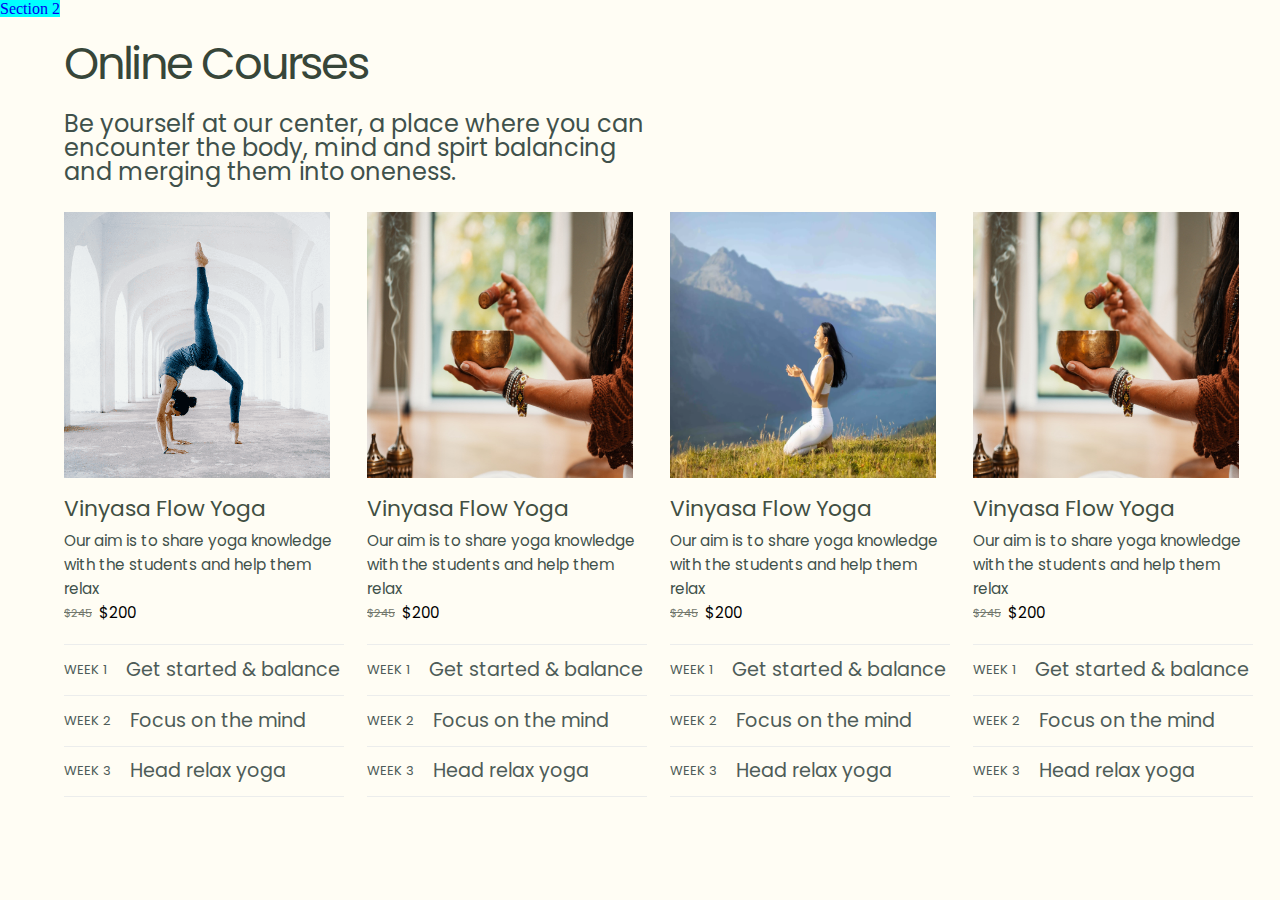
<file: index.html>
<!DOCTYPE html>
<html lang="en">

<head>
    <meta charset="UTF-8">
    <meta name="viewport" content="width=device-width, initial-scale=1.0">
    <title>Test Frontend</title>
    <link rel="stylesheet" href="./section1.css" />
    <link rel="preconnect" href="https://fonts.googleapis.com">
    <link rel="preconnect" href="https://fonts.gstatic.com" crossorigin>
    <link href="https://fonts.googleapis.com/css2?family=Poppins&display=swap" rel="stylesheet">
</head>

<body>
    <a href="./section2/section2.html">Section 2</a>
    <div class="section">
        <div class="section_main1">
            <p class="section_main1-title">Online Courses</p>
            <p class="section_main1-content">Be yourself at our center, a place where you can encounter the body, mind
                and spirt balancing and merging them into oneness.</p>
        </div>
        <div class="section_main2">
            <div class="section_main2-card1">
                <img src="./image/image1.png" alt="" class="card_image">
                <div class="card_content">
                    <div class="content1">
                        <div class="content1_main">
                            <p class="content1_main-1">Vinyasa Flow Yoga</p>
                            <p class="content1_main-2">Our aim is to share yoga knowledge with the students and help
                                them relax</p>
                        </div>
                        <div class="content1_foot">
                            <p class="content1_foot-1">$245</p>
                            <b class="content1_foot-2">$200</b>
                        </div>
                    </div>
                    <div class="content2">
                        <hr class="line" />
                        <div class="content_main">
                            <p class="content_main-1">WEEK 1</p>
                            <p class="content_main-2">Get started & balance</p>
                        </div>
                        <hr class="line" />
                        <div class="content_main">
                            <p class="content_main-1">WEEK 2</p>
                            <p class="content_main-2">Focus on the mind</p>
                        </div>
                        <hr class="line" />
                        <div class="content_main">
                            <p class="content_main-1">WEEK 3</p>
                            <p class="content_main-2">Head relax yoga</p>
                        </div>
                        <hr class="line" />
                    </div>
                </div>

            </div>
            <div class="section_main2-card2">
                <img src="./image/image2.png" alt="" class="card_image">
                <div class="card_content">
                    <div class="content1">
                        <div class="content1_main">
                            <p class="content1_main-1">Vinyasa Flow Yoga</p>
                            <p class="content1_main-2">Our aim is to share yoga knowledge with the students and help
                                them relax</p>
                        </div>
                        <div class="content1_foot">
                            <p class="content1_foot-1">$245</p>
                            <b class="content1_foot-2">$200</b>
                        </div>
                    </div>
                    <div class="content2">
                        <hr class="line" />
                        <div class="content_main">
                            <p class="content_main-1">WEEK 1</p>
                            <p class="content_main-2">Get started & balance</p>
                        </div>
                        <hr class="line" />
                        <div class="content_main">
                            <p class="content_main-1">WEEK 2</p>
                            <p class="content_main-2">Focus on the mind</p>
                        </div>
                        <hr class="line" />
                        <div class="content_main">
                            <p class="content_main-1">WEEK 3</p>
                            <p class="content_main-2">Head relax yoga</p>
                        </div>
                        <hr class="line" />
                    </div>
                </div>
            </div>
            <div class="section_main2-card3">
                <img src="./image/image3.png" alt="" class="card_image">
                <div class="card_content">
                    <div class="content1">
                        <div class="content1_main">
                            <p class="content1_main-1">Vinyasa Flow Yoga</p>
                            <p class="content1_main-2">Our aim is to share yoga knowledge with the students and help
                                them relax</p>
                        </div>
                        <div class="content1_foot">
                            <p class="content1_foot-1">$245</p>
                            <b class="content1_foot-2">$200</b>
                        </div>
                    </div>
                    <div class="content2">
                        <hr class="line" />
                        <div class="content_main">
                            <p class="content_main-1">WEEK 1</p>
                            <p class="content_main-2">Get started & balance</p>
                        </div>
                        <hr class="line" />
                        <div class="content_main">
                            <p class="content_main-1">WEEK 2</p>
                            <p class="content_main-2">Focus on the mind</p>
                        </div>
                        <hr class="line" />
                        <div class="content_main">
                            <p class="content_main-1">WEEK 3</p>
                            <p class="content_main-2">Head relax yoga</p>
                        </div>
                        <hr class="line" />
                    </div>
                </div>
            </div>
            <div class="section_main2-card4">
                <img src="./image/image2.png" alt="" class="card_image">
                <div class="card_content">
                    <div class="content1">
                        <div class="content1_main">
                            <p class="content1_main-1">Vinyasa Flow Yoga</p>
                            <p class="content1_main-2">Our aim is to share yoga knowledge with the students and help
                                them relax</p>
                        </div>
                        <div class="content1_foot">
                            <p class="content1_foot-1">$245</p>
                            <b class="content1_foot-2">$200</b>
                        </div>
                    </div>
                    <div class="content2">
                        <hr class="line" />
                        <div class="content_main">
                            <p class="content_main-1">WEEK 1</p>
                            <p class="content_main-2">Get started & balance</p>
                        </div>
                        <hr class="line" />
                        <div class="content_main">
                            <p class="content_main-1">WEEK 2</p>
                            <p class="content_main-2">Focus on the mind</p>
                        </div>
                        <hr class="line" />
                        <div class="content_main">
                            <p class="content_main-1">WEEK 3</p>
                            <p class="content_main-2">Head relax yoga</p>
                        </div>
                        <hr class="line" />
                    </div>
                </div>
            </div>
        </div>
    </div>
</body>

</html>
</file>
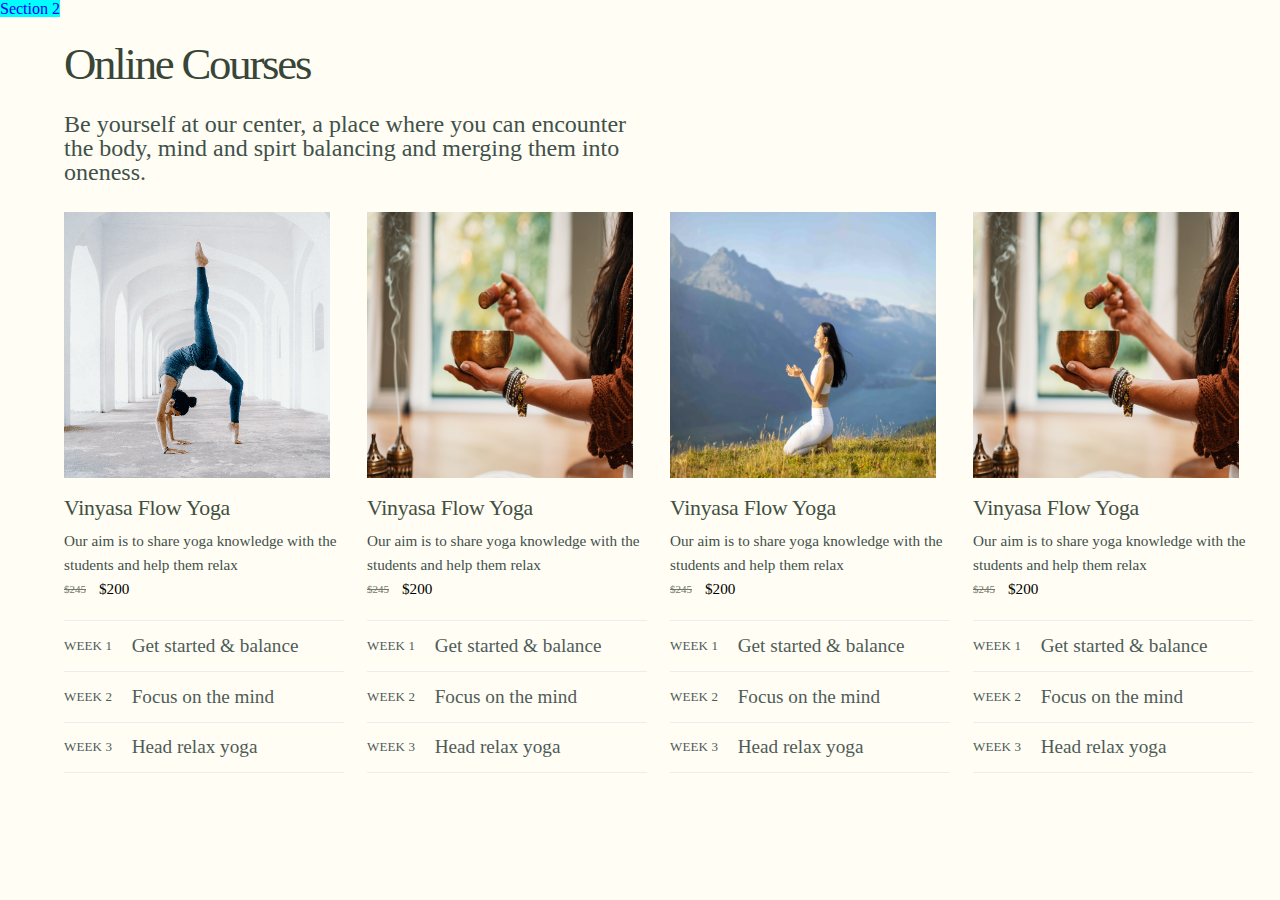
<file: section1.html>
<!DOCTYPE html>
<html lang="en">

<head>
    <meta charset="UTF-8">
    <meta name="viewport" content="width=device-width, initial-scale=1.0">
    <title>Test Frontend</title>
    <link rel="stylesheet" href="./section1.css" />
</head>

<body>
    <a href="./section2/section2.html">Section 2</a>

    <div class="section">
        <div class="section_main1">
            <p class="section_main1-title">Online Courses</p>
            <p class="section_main1-content">Be yourself at our center, a place where you can encounter the body, mind
                and spirt balancing and merging them into oneness.</p>
        </div>
        <div class="section_main2">
            <div class="section_main2-card1">
                <img src="./image/image1.png" alt="" class="card_image">
                <div class="card_content">
                    <div class="content1">
                        <div class="content1_main">
                            <p class="content1_main-1">Vinyasa Flow Yoga</p>
                            <p class="content1_main-2">Our aim is to share yoga knowledge with the students and help
                                them relax</p>
                        </div>
                        <div class="content1_foot">
                            <p class="content1_foot-1">$245</p>
                            <b class="content1_foot-2">$200</b>
                        </div>
                    </div>
                    <div class="content2">
                        <hr class="line" />
                        <div class="content_main">
                            <p class="content_main-1">WEEK 1</p>
                            <p class="content_main-2">Get started & balance</p>
                        </div>
                        <hr class="line" />
                        <div class="content_main">
                            <p class="content_main-1">WEEK 2</p>
                            <p class="content_main-2">Focus on the mind</p>
                        </div>
                        <hr class="line" />
                        <div class="content_main">
                            <p class="content_main-1">WEEK 3</p>
                            <p class="content_main-2">Head relax yoga</p>
                        </div>
                        <hr class="line" />
                    </div>
                </div>

            </div>
            <div class="section_main2-card2">
                <img src="./image/image2.png" alt="" class="card_image">
                <div class="card_content">
                    <div class="content1">
                        <div class="content1_main">
                            <p class="content1_main-1">Vinyasa Flow Yoga</p>
                            <p class="content1_main-2">Our aim is to share yoga knowledge with the students and help
                                them relax</p>
                        </div>
                        <div class="content1_foot">
                            <p class="content1_foot-1">$245</p>
                            <b class="content1_foot-2">$200</b>
                        </div>
                    </div>
                    <div class="content2">
                        <hr class="line" />
                        <div class="content_main">
                            <p class="content_main-1">WEEK 1</p>
                            <p class="content_main-2">Get started & balance</p>
                        </div>
                        <hr class="line" />
                        <div class="content_main">
                            <p class="content_main-1">WEEK 2</p>
                            <p class="content_main-2">Focus on the mind</p>
                        </div>
                        <hr class="line" />
                        <div class="content_main">
                            <p class="content_main-1">WEEK 3</p>
                            <p class="content_main-2">Head relax yoga</p>
                        </div>
                        <hr class="line" />
                    </div>
                </div>
            </div>
            <div class="section_main2-card3">
                <img src="./image/image3.png" alt="" class="card_image">
                <div class="card_content">
                    <div class="content1">
                        <div class="content1_main">
                            <p class="content1_main-1">Vinyasa Flow Yoga</p>
                            <p class="content1_main-2">Our aim is to share yoga knowledge with the students and help
                                them relax</p>
                        </div>
                        <div class="content1_foot">
                            <p class="content1_foot-1">$245</p>
                            <b class="content1_foot-2">$200</b>
                        </div>
                    </div>
                    <div class="content2">
                        <hr class="line" />
                        <div class="content_main">
                            <p class="content_main-1">WEEK 1</p>
                            <p class="content_main-2">Get started & balance</p>
                        </div>
                        <hr class="line" />
                        <div class="content_main">
                            <p class="content_main-1">WEEK 2</p>
                            <p class="content_main-2">Focus on the mind</p>
                        </div>
                        <hr class="line" />
                        <div class="content_main">
                            <p class="content_main-1">WEEK 3</p>
                            <p class="content_main-2">Head relax yoga</p>
                        </div>
                        <hr class="line" />
                    </div>
                </div>
            </div>
            <div class="section_main2-card4">
                <img src="./image/image2.png" alt="" class="card_image">
                <div class="card_content">
                    <div class="content1">
                        <div class="content1_main">
                            <p class="content1_main-1">Vinyasa Flow Yoga</p>
                            <p class="content1_main-2">Our aim is to share yoga knowledge with the students and help
                                them relax</p>
                        </div>
                        <div class="content1_foot">
                            <p class="content1_foot-1">$245</p>
                            <b class="content1_foot-2">$200</b>
                        </div>
                    </div>
                    <div class="content2">
                        <hr class="line" />
                        <div class="content_main">
                            <p class="content_main-1">WEEK 1</p>
                            <p class="content_main-2">Get started & balance</p>
                        </div>
                        <hr class="line" />
                        <div class="content_main">
                            <p class="content_main-1">WEEK 2</p>
                            <p class="content_main-2">Focus on the mind</p>
                        </div>
                        <hr class="line" />
                        <div class="content_main">
                            <p class="content_main-1">WEEK 3</p>
                            <p class="content_main-2">Head relax yoga</p>
                        </div>
                        <hr class="line" />
                    </div>
                </div>
            </div>
        </div>
    </div>
</body>

</html>
</file>
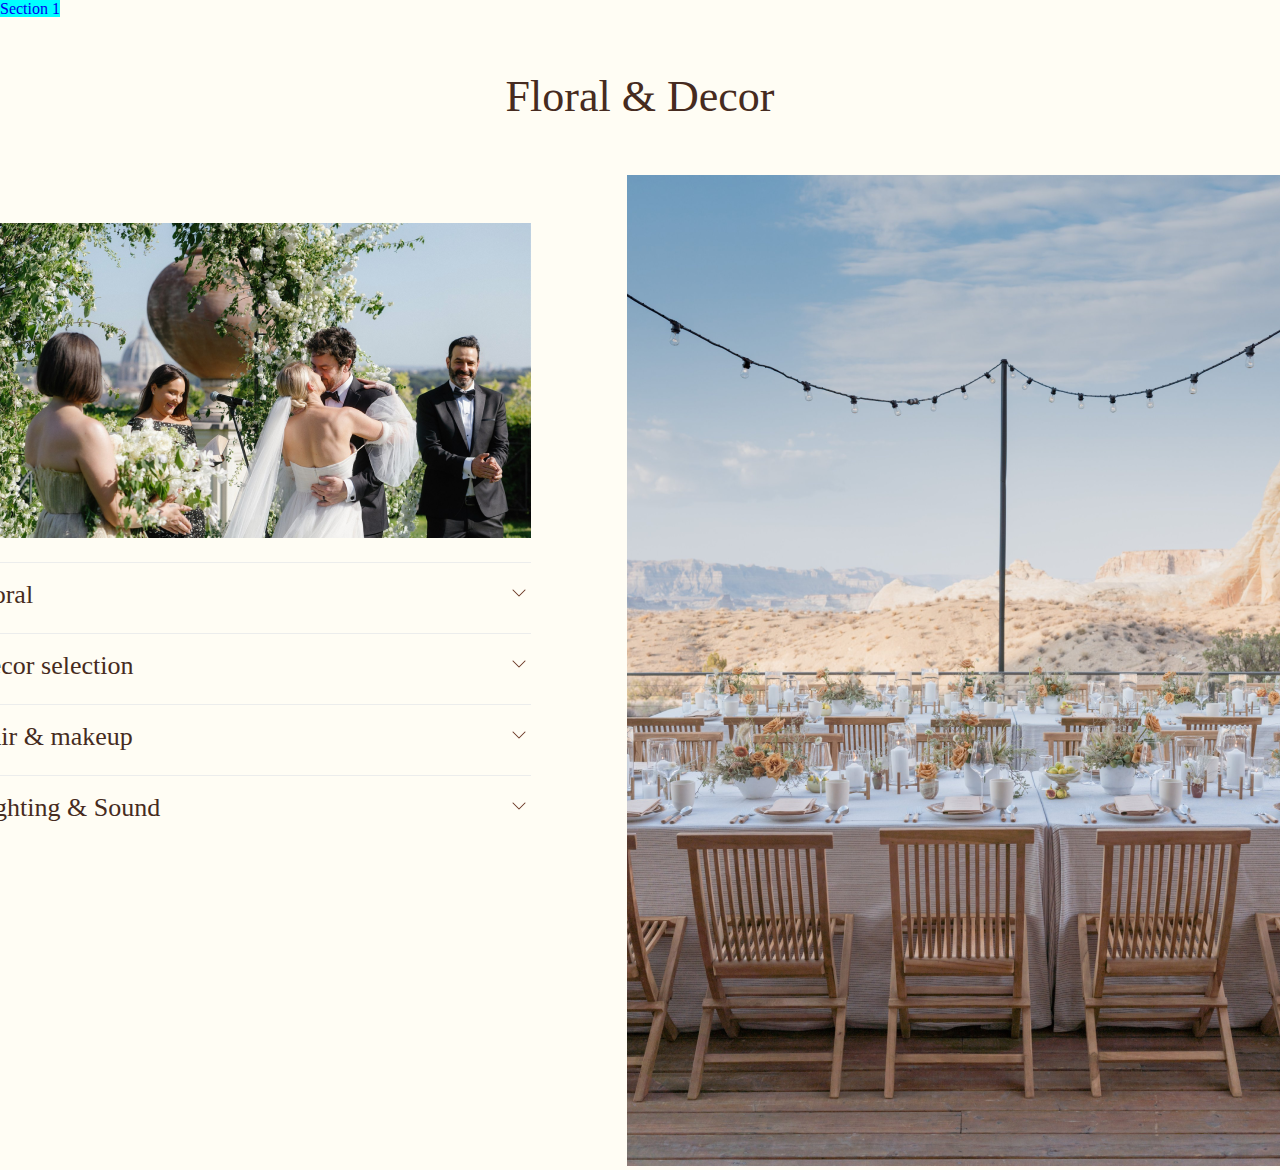
<file: section2.html>
<!DOCTYPE html>
<html lang="en">

<head>
    <meta charset="UTF-8">
    <meta name="viewport" content="width=device-width, initial-scale=1.0">
    <title>Test Frontend</title>
    <link rel="stylesheet" href="./section2.css" />
</head>

<body>
    <div>
        <a href="./section1.html">Section 1</a>
        <div class="title">
            <h4 class="title_text">Floral & Decor</h4>
        </div>

        <div class="content">
            <div class="content_left">
                <img src="./image//image4.png" alt="" class="image">
                <div class="content_left-main">
                    <hr class="line" />
                    <div class="content_title">
                        <h6 class="content_title-1">Floral</h6>
                        <button class="arrow">
                            <!-- <i class="arrow_down"></i> -->
                            <img src="./image/fi_chevron-down.png" alt="">
                        </button>
                    </div>
                    <div class="content_main">
                        <p class="content_main-text">
                            The Design is the imagination, creativity and inspiration that makes your event unique.
                            We work closely with you to sleuth out your style and then use that insight to develop every
                            aesthetic component of your event from stationery and lighting to flowers and furniture.
                        </p>
                    </div>
                </div>
                <div class="content_left-main">
                    <hr class="line" />
                    <div class="content_title">
                        <h6 class="content_title-1">Decor selection</h6>
                        <p class="arrow">
                            <!-- <i class="arrow_down"></i> -->
                            <img src="./image/fi_chevron-down.png" alt="">
                        </p>
                    </div>
                    <div class="content_main">
                        <p class="content_main-text">
                            The Design is the imagination, creativity and inspiration that makes your event unique.
                            We work closely with you to sleuth out your style and then use that insight to develop every
                            aesthetic component of your event from stationery and lighting to flowers and furniture.
                        </p>
                    </div>
                </div>
                <div class="content_left-main">
                    <hr class="line" />
                    <div class="content_title">
                        <h6 class="content_title-1">Hair & makeup</h6>
                        <p class="arrow">
                            <!-- <i class="arrow_down"></i> -->
                            <img src="./image/fi_chevron-down.png" alt="">
                        </p>
                    </div>
                    <div class="content_main">
                        <p class="content_main-text">
                            The Design is the imagination, creativity and inspiration that makes your event unique.
                            We work closely with you to sleuth out your style and then use that insight to develop every
                            aesthetic component of your event from stationery and lighting to flowers and furniture.
                        </p>
                    </div>
                </div>
                <div class="content_left-main">
                    <hr class="line" />
                    <div class="content_title">
                        <h6 class="content_title-1">Lighting & Sound</h6>
                        <p class="arrow">
                            <!-- <i class="arrow_down"></i> -->
                            <img src="./image/fi_chevron-down.png" alt="">
                        </p>
                    </div>
                    <div class="content_main">
                        <p class="content_main-text">
                            The Design is the imagination, creativity and inspiration that makes your event unique.
                            We work closely with you to sleuth out your style and then use that insight to develop every
                            aesthetic component of your event from stationery and lighting to flowers and furniture.
                        </p>
                    </div>
                </div>
            </div>
            <div class="content_right">
                <img src="./image/image5.png" alt="" class="image">

            </div>
        </div>
    </div>
</body>
<script src="./section2.js"></script>
</html>
</file>
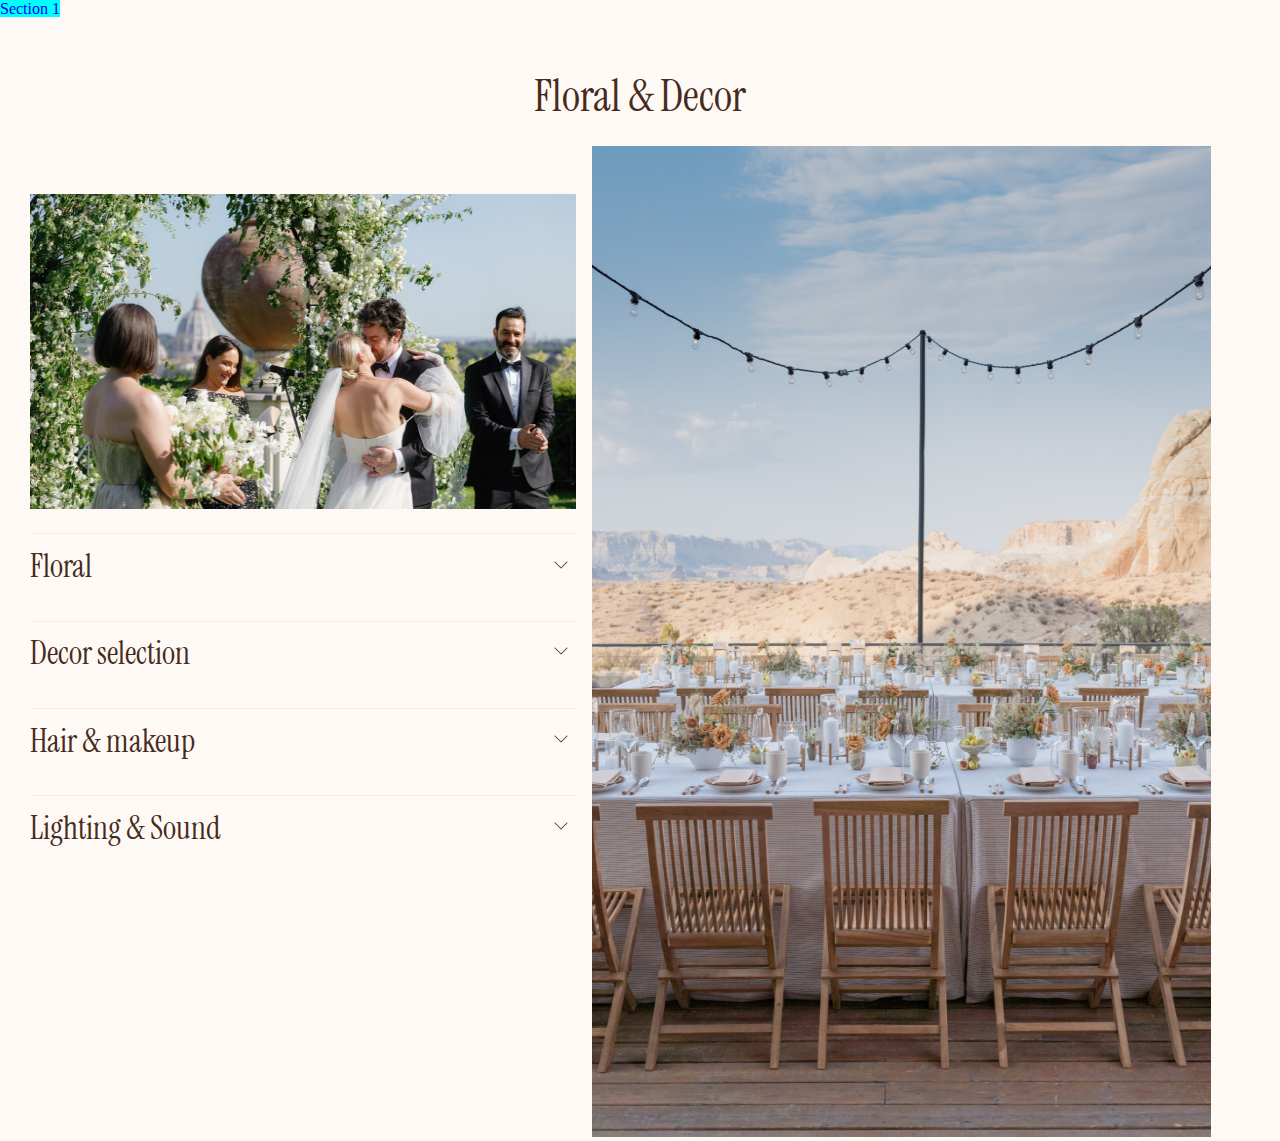
<file: section2/section2.html>
<!DOCTYPE html>
<html lang="en">

<head>
    <meta charset="UTF-8">
    <meta name="viewport" content="width=device-width, initial-scale=1.0">
    <title>Test Frontend</title>
    <link rel="stylesheet" href="./section2.css" />
    <link rel="preconnect" href="https://fonts.googleapis.com">
    <link rel="preconnect" href="https://fonts.gstatic.com" crossorigin>
    <link href="https://fonts.googleapis.com/css2?family=Instrument+Sans&family=Instrument+Serif&family=Inter&family=Poppins&display=swap" rel="stylesheet">
        
</head>

<body>
    <div>
        <a href="../index.html">Section 1</a>
        <div class="title">
            <h4 class="title_text">Floral & Decor</h4>
        </div>

        <div class="content">
            <div class="content_left">
                <img src="../image//image4.png" alt="" class="image">
                <div class="content_left-main">
                    <hr class="line" />
                    <div class="content_title">
                        <h6 class="content_title-1">Floral</h6>
                        <button class="arrow">
                            <!-- <i class="arrow_down"></i> -->
                            <img src="../image/fi_chevron-down.png" alt="">
                        </button>
                    </div>
                    <div class="content_main">
                        <p class="content_main-text">
                            The Design is the imagination, creativity and inspiration that makes your event unique.
                            We work closely with you to sleuth out your style and then use that insight to develop every
                            aesthetic component of your event from stationery and lighting to flowers and furniture.
                        </p>
                    </div>
                </div>
                <div class="content_left-main">
                    <hr class="line" />
                    <div class="content_title">
                        <h6 class="content_title-1">Decor selection</h6>
                        <p class="arrow">
                            <!-- <i class="arrow_down"></i> -->
                            <img src="../image/fi_chevron-down.png" alt="">
                        </p>
                    </div>
                    <div class="content_main">
                        <p class="content_main-text">
                            The Design is the imagination, creativity and inspiration that makes your event unique.
                            We work closely with you to sleuth out your style and then use that insight to develop every
                            aesthetic component of your event from stationery and lighting to flowers and furniture.
                        </p>
                    </div>
                </div>
                <div class="content_left-main">
                    <hr class="line" />
                    <div class="content_title">
                        <h6 class="content_title-1">Hair & makeup</h6>
                        <p class="arrow">
                            <!-- <i class="arrow_down"></i> -->
                            <img src="../image/fi_chevron-down.png" alt="">
                        </p>
                    </div>
                    <div class="content_main">
                        <p class="content_main-text">
                            The Design is the imagination, creativity and inspiration that makes your event unique.
                            We work closely with you to sleuth out your style and then use that insight to develop every
                            aesthetic component of your event from stationery and lighting to flowers and furniture.
                        </p>
                    </div>
                </div>
                <div class="content_left-main">
                    <hr class="line" />
                    <div class="content_title">
                        <h6 class="content_title-1">Lighting & Sound</h6>
                        <p class="arrow">
                            <!-- <i class="arrow_down"></i> -->
                            <img src="../image/fi_chevron-down.png" alt="">
                        </p>
                    </div>
                    <div class="content_main">
                        <p class="content_main-text">
                            The Design is the imagination, creativity and inspiration that makes your event unique.
                            We work closely with you to sleuth out your style and then use that insight to develop every
                            aesthetic component of your event from stationery and lighting to flowers and furniture.
                        </p>
                    </div>
                </div>
            </div>
            <div class="content_right">
                <img src="../image/image5.png" alt="" class="image">

            </div>
        </div>
    </div>
</body>
<script src="./section2.js"></script>

</html>
</file>
<file: section1.css>
* {
    margin: 0;
    padding: 0;
    border: 0;
    background-color: rgba(255, 253, 244, 1);
}



.section {
    display: flex;
    flex-direction: column;
}

.section_main1 {
    gap: 1.1rem;
    display: flex;
    flex-direction: column;
}

.section_main1-title {
    font-family: "Poppins";
    font-weight: 400;
    color: rgba(55, 70, 57, 1);
    letter-spacing: -0.05em;
    text-align: left;


}

.section_main1-content {
    font-family: "Poppins";
    font-style: normal;
    font-weight: 400;
    line-height: 1.5rem;
    color: rgba(63, 81, 75, 1);
}



.section_main2 {
    display: flex;
    margin-top: 2.5%;
    gap: 23px;
}



.card_content {
    margin-top: 5%;
    display: flex;
    flex-direction: column;
    gap: 20px;
}

.content1 {
    gap: 6px;
}

.content1_main {
    display: flex;
    flex-direction: column;
    gap: 8px;
}

.content1_main-1 {
    color: #414F42;
    font-family: "Poppins";
    font-style: normal;
    font-weight: 400;
    line-height: 1.5625rem;
    letter-spacing: -0.01em;
    ;
}

.content1_main-2 {
    font-family: "Poppins";
    font-style: normal;
    font-weight: 400;
    line-height: 1.5rem;
    color: rgba(63, 81, 75, 1);
}

.content1_foot {
    display: flex;
    gap: 6px;
    align-items: center;
}

.content1_foot-1 {
    font-family: "Poppins";
    text-decoration: line-through;
    font-weight: 400;
    line-height: 18px;
    color: rgba(114, 119, 108, 1);
}

.content1_foot-2 {
    font-family: "Poppins";
    font-weight: 400;
    line-height: 1.4375rem;
}


.content_main {
    display: flex;
    align-items: center;
    margin-top: 0.8rem;
    margin-bottom: 0.8rem;
}

.content_main-1 {

    font-family: "Poppins";
    font-style: normal;
    font-weight: 400;
    line-height: 18px;
    color: rgba(78, 92, 88, 1);
    letter-spacing: 0.01em;
    text-transform: uppercase;
}

.content_main-2 {
    color: rgba(78, 92, 88, 1);

    font-family: "Poppins";
    font-style: normal;
    font-weight: 400;
    line-height: 1.5rem;



}

.line {
    width: 100%;
    height: 1px;
    background-color: rgba(236, 237, 236, 1);

}

a {
    text-decoration: none;
    width: 60px;
    height: 15px;
    background-color: aqua;
}

@media (min-width:1500px) {
    .section {
        width: 80%;
        margin: auto;
        margin-top: 2%;
    }

    .section_main1-content {
        font-size: 19px;
        width: 519px;
    }

    .section_main1-title {
        font-size: 45px;
        line-height: 3.75rem;
    }

    .card_image {
        width: 22.8125rem;
        height: 16.625rem;
    }

    .content1_main-1 {
        font-size: 1.36rem;
    }

    .content1_main-2 {
        width: 308px;
        font-size: 17px;
    }

    .content1_foot-1 {
        width: 1.8125rem;
        height: 17px;
        font-size: 13px;
    }

    .content1_foot-2 {
        font-size: 18px;
    }

    .content_main-1 {
        font-size: 15px;
    }

    .content_main-2 {
        width: 155px;
        height: 24px;
        font-size: 14px;
        margin-left: 7%;
    }
}

@media (min-width: 800px) and (max-width: 1499px) {
    .section {
        width: 90%;
        margin: auto;
        margin-top: 1rem;
        /* margin-bottom: 1rem; */

    }

    .section_main2 {
        /* display: none; */
    }

    .section_main1-content {
        font-size: 1.5em;
        width: 36.5rem;
    }

    .section_main1-title {
        font-size: 2.8rem;
        line-height: 3.75rem;
    }

    .card_image {
        width: 95%;
        height: 16.625rem;
    }

    .content1_main-1 {
        font-size: 1.36rem;
    }

    .content1_main-2 {
        width: 17.5rem;
        font-size: 0.95rem;
    }

    .content1_foot-1 {
        width: 1.8125rem;
        height: 1.1rem;
        font-size: 11px;
    }

    .content1_foot-2 {
        font-size: 0.95rem;
    }

    .content_main-1 {
        font-size: 0.8125rem;
    }

    .content_main-2 {
        font-size: 1.2rem;
        margin-left: 7%;
    }
}

@media (max-width: 799px) {
    .section {
        width: 90%;
        margin: auto;
        margin-top: 0.8rem;
    }

    .section_main1-content {
        font-size: 1.2em;
        width: 95%;
    }

    .section_main1-title {
        font-size: 2.5em;
        line-height: 3.9rem;
    }

    .card_image {
        width: 100%;
        height: 16.625rem;
    }

    .content1_main-1 {
        font-size: 2em;
    }
  
    .content1_main-2 {
        margin-top: 8px;
        width: 90%;
        font-size: 1.4em;
    }

    .content1_foot-1 {
        width: 1.95rem;
        height: 17px;
        font-size: 15px;
    }
    .content1_foot{
        margin-top: 2px;
    }
    .content1_foot-2 {
        font-size: 1.3em;
    }

    .content_main-1 {
        font-size: 1.6em;
    }

    .content_main-2 {
        font-size: 1.5em;
        margin-left: 27%;
    }

    .section_main2 {
        flex-direction: column;
    }
}
</file>
<file: section2.css>
* {
    margin: 0;
    padding: 0;
    border: 0;
    background-color: rgba(255, 253, 244, 1);

}

.title {
    display: flex;
    justify-content: center;
    text-align: center;
    margin-top: 3rem;
}

.title_text {
    max-width:  273px;
    max-height: 61px;
    font-family: Instrument Serif;
    font-size: 44px;
    font-style: normal;
    font-weight: 400;
    line-height: 61px;
    color: rgba(70, 43, 32, 1);

}

.line {
    width: 100%;
    height: 1px;
    background-color: rgba(236, 237, 236, 1);

}

.content {
    display: flex;
    justify-content: center;
    margin-top: 3rem;
}

.content_right .image {
    width: 44.125rem;
    height: 61.9375rem;
}

.content_left .image {
    width: 35rem;
    height: 19.6875rem;
}

.content_left {
    display: flex;
    flex-direction: column;
    gap: 24px;
    margin-right: 6rem;
    margin-top: 3rem;
    margin-left: 1.5rem;
}

.arrow {
    width: 24px;
    height: 24px;
    text-align: center;
}

.arrow:hover  {
    cursor: pointer;
}
i {
    width: 15%;
    height: 15%;
    border: solid rgba(105, 53, 33, 1);
    border-width: 0 3px 3px 0;
    display: inline-block;
    padding: 3px;
}

.arrow_down {
    transform: rotate(45deg);
    -webkit-transform: rotate(45deg);
}

.content_title {
    display: flex;
    justify-content: space-between;
    margin-top: 18px;
}

.content_title-1 {
    font-family: Instrument Serif;
    font-size: 26px;
    font-style: normal;
    font-weight: 400;
    line-height: 28px;
    color: rgba(70, 43, 32, 1);
}
.content_main{
    display: none;
    max-width: 31.1875rem;
    margin-top: 16px;
}
.content_main-text {
    font-family: Inter;
    font-size: 15px;
    font-style: normal;
    font-weight: 400;
    line-height: 23px;
    color: rgba(66, 41, 31, 0.85);
}
a {
    text-decoration: none;
    width: 60px;
    height: 15px;
    background-color: aqua;

}
</file>
<file: section2/section2.css>
* {
    margin: 0;
    padding: 0;
    border: 0;
    background-color: rgba(255, 249, 245, 1);
    

}

.title {
    display: flex;
    justify-content: center;
    text-align: center;
    margin-top: 3rem;
}

.title_text {
    font-family: "Instrument Serif";
    font-style: normal;
    font-weight: 400;
    color: rgba(70, 43, 32, 1);

}

.line {
    width: 100%;
    height: 1px;
    background-color: rgba(236, 237, 236, 1);

}

.content {
    display: flex;
    justify-content: center;
    margin-top: 1.2em;
}



.content_left {
    display: flex;
    flex-direction: column;

}

.arrow {

    text-align: center;
}

.arrow:hover {
    cursor: pointer;
}

i {
    width: 15%;
    height: 15%;
    border: solid rgba(105, 53, 33, 1);
    border-width: 0 3px 3px 0;
    display: inline-block;
    padding: 3px;
}

.arrow_down {
    transform: rotate(45deg);
    -webkit-transform: rotate(45deg);
}

.content_title {
    display: flex;
    justify-content: space-between;
}

.content_title-1 {
    font-family: "Instrument Serif";
    font-style: normal;
    font-weight: 400;
    color: rgba(70, 43, 32, 1);
}

.content_main {
    display: none;
}

.content_main-text {
    font-family: "Inter";

    font-style: normal;
    font-weight: 400;

    color: rgba(66, 41, 31, 0.85);
}

a {
    text-decoration: none;
    width: 60px;
    height: 15px;
    background-color: aqua;

}

@media (min-width:1500px) {
    .title {}

    .title_text {
        max-width: 273px;
        max-height: 61px;
        font-size: 44px;
        line-height: 61px;
    }

    .content_right .image {
        width: 44.125rem;
        height: 61.9375rem;
    }

    .content_left .image {
        width: 35rem;
        height: 19.6875rem;
    }

    .content_left {
        gap: 24px;
        margin-right: 6rem;
        margin-top: 3rem;
        margin-left: 1.5rem;
    }

    .arrow {
        width: 24px;
        height: 24px;
    }


    .content_title {
        margin-top: 18px;
        margin-bottom: 16px;
    }

    .content_title-1 {
        font-size: 26px;
        line-height: 28px;
    }

    .content_main {
        max-width: 31.1875rem;
    }

    .content_main-text {
        font-size: 15px;
        line-height: 23px;
    }

}

@media (min-width: 900px) and (max-width: 1499px) {
    .title {}

    .title_text {
        max-width: 273px;
        max-height: 61px;
        font-size: 44px;
        line-height: 61px;
    }

    .content_right .image {
        width: 90%;
        height: 61.9375rem;
    }

    .content_left .image {
        width: 100%;
        height: 19.6875rem;
    }

    .content_left {
        gap: 24px;
        margin-right: 1rem;
        margin-top: 3rem;
        margin-left: 30px;
    }

    .arrow {
        width: 1.8rem;
        height: 1.8rem;
    }


    .content_title {
        margin-top: 1.1rem;
        margin-bottom: 1rem;
    }

    .content_title-1 {
        font-size: 2em;
        line-height: 28px;
    }

    .content_main {
        max-width: 31.1875rem;
        width: 100%;
    }

    .content_main-text {
        font-size: 1.1em;
        line-height: 23px;
    }
}

@media (max-width: 899px) {
    .title {}

    .content {
        flex-direction: column-reverse;
        align-items: center;
    }

    .title_text {
        max-width: 273px;
        max-height: 61px;
        font-size: 44px;
        line-height: 61px;
    }

    .content_right {
        width: 90%;
    }

    .content_right .image {
        width: 100%;
        height: 61.9375rem;
    }

    .content_left .image {
        width: 100%;
        height: 30rem;
    }

    .content_left {
        gap: 24px;
        width: 90%;
        margin-top: 1rem;
    }

    .arrow {
        width: 2rem;
        height: 2rem;
    }


    .content_title {
        margin-top: 1.1rem;
        margin-bottom: 1rem;
    }

    .content_title-1 {
        font-size: 2em;
        line-height: 2rem;
    }

    .content_main {

        width: 90%;
    }

    .content_main-text {
        font-size: 1.2em;
        line-height: 1.8rem;
    }
}
</file>
